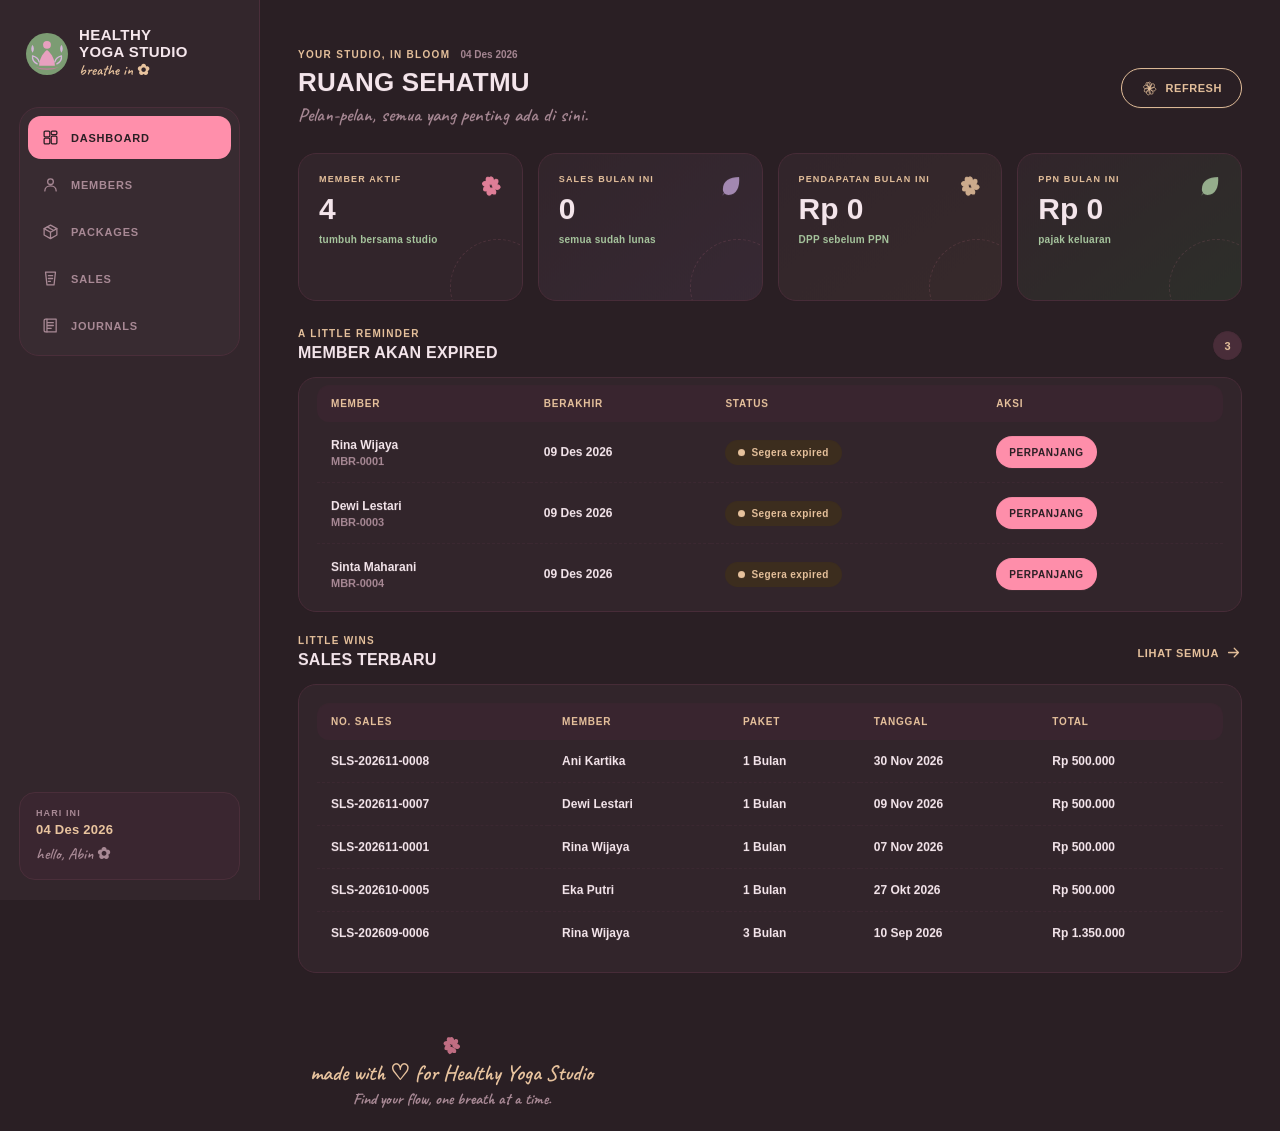
<file: index.html>
<!doctype html>
<html lang="id">
<head>
  <meta charset="utf-8">
  <meta name="viewport" content="width=device-width, initial-scale=1">
  <meta http-equiv="refresh" content="0; url=./frontend/">
  <title>Healthy Yoga Studio</title>
</head>
<body>
  <p>Membuka aplikasi Healthy Yoga Studio. <a href="./frontend/">Lanjutkan ke aplikasi</a></p>
</body>
</html>
</file>
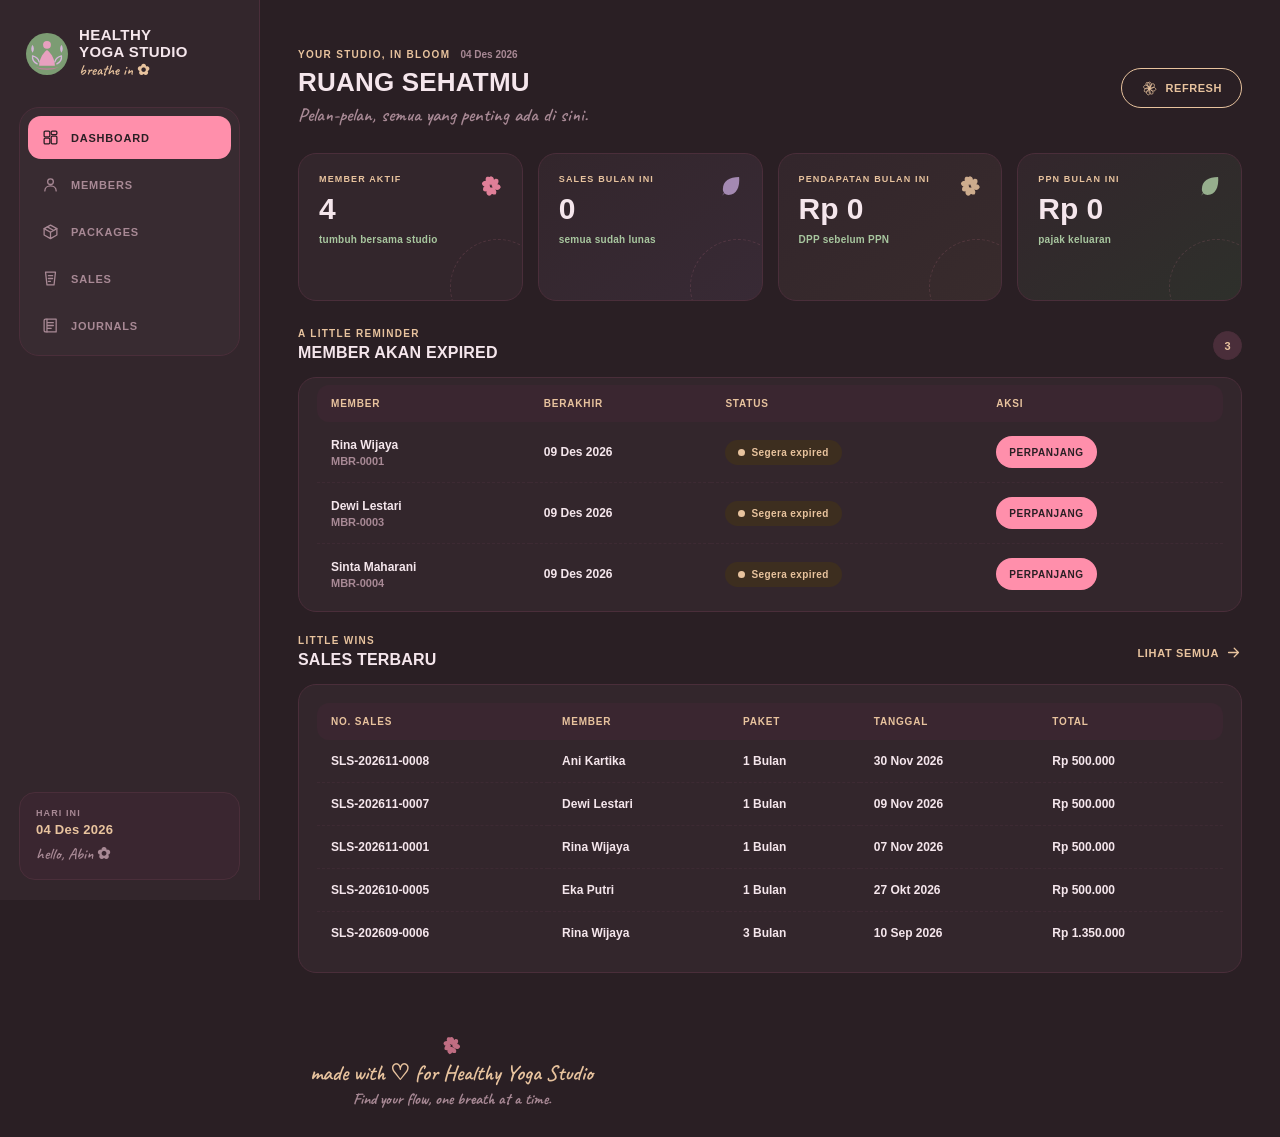
<file: frontend/index.html>
<!doctype html>
<html lang="id">
<head>
  <meta charset="utf-8">
  <meta name="viewport" content="width=device-width, initial-scale=1">
  <meta name="theme-color" content="#FDF6F0">
  <meta name="description" content="Healthy Yoga Studio membership dashboard">
  <title>Healthy Yoga Studio</title>
  <link rel="preconnect" href="https://fonts.googleapis.com">
  <link rel="preconnect" href="https://fonts.gstatic.com" crossorigin>
  <link href="https://fonts.googleapis.com/css2?family=Fraunces:ital,opsz,wght@0,9..144,300..700;1,9..144,300..700&family=Quicksand:wght@300..700&family=Caveat:wght@400..700&display=swap" rel="stylesheet">
  <link rel="stylesheet" href="style.css">
  <script src="script.js" defer></script>
</head>
<body>
  <svg class="svg-library" xmlns="http://www.w3.org/2000/svg" aria-hidden="true">
    <symbol id="icon-search" viewBox="0 0 24 24"><circle cx="10.8" cy="10.8" r="6.8"/><path d="m16 16 5 5"/></symbol>
    <symbol id="icon-plus" viewBox="0 0 24 24"><path d="M12 5v14M5 12h14"/></symbol>
    <symbol id="icon-arrow" viewBox="0 0 24 24"><path d="M5 12h14m-6-6 6 6-6 6"/></symbol>
    <symbol id="icon-calendar" viewBox="0 0 24 24"><rect x="3" y="5" width="18" height="16" rx="3"/><path d="M16 3v4M8 3v4M3 10h18"/></symbol>
    <symbol id="icon-flower" viewBox="0 0 40 40"><path d="M20 19c-7-7-5-13 0-14 5 1 7 7 0 14Zm1 1c1-10 6-13 10-10 2 5-1 10-10 10Zm0 1c8-6 13-4 14 1-2 5-8 6-14-1Zm-2 1c9 2 11 7 8 11-5 1-10-2-8-11Zm-1-1c6 8 4 13-1 14-5-2-6-8 1-14Zm1-2c-2 9-7 11-11 8-1-5 2-10 11-8Zm1-2c-8 6-13 4-14-1 2-5 8-6 14 1Zm1 0C12 15 10 10 13 6c5-1 10 2 8 11Z"/></symbol>
    <symbol id="icon-leaf" viewBox="0 0 32 32"><path d="M26 5C14 5 6 10 6 20c0 4 3 7 7 7C23 27 27 17 26 5Z"/><path d="M5 28c5-8 10-12 17-17"/></symbol>
    <symbol id="icon-check" viewBox="0 0 24 24"><path d="m5 12 5 5L20 7"/></symbol>
    <symbol id="icon-close" viewBox="0 0 24 24"><path d="m6 6 12 12M18 6 6 18"/></symbol>
    <symbol id="icon-dots" viewBox="0 0 28 8"><circle cx="4" cy="4" r="2"/><circle cx="14" cy="4" r="2"/><circle cx="24" cy="4" r="2"/></symbol>
    <symbol id="icon-dashboard" viewBox="0 0 24 24"><rect x="3" y="3" width="8" height="8" rx="1.5"/><rect x="13" y="3" width="8" height="5" rx="1.5"/><rect x="13" y="10" width="8" height="11" rx="1.5"/><rect x="3" y="13" width="8" height="8" rx="1.5"/></symbol>
    <symbol id="icon-member" viewBox="0 0 24 24"><circle cx="12" cy="8" r="4"/><path d="M4 21c0-4.2 3.6-7 8-7s8 2.8 8 7"/></symbol>
    <symbol id="icon-package" viewBox="0 0 24 24"><path d="m12 3 9 5-9 5-9-5 9-5Z"/><path d="M3 8v9l9 5 9-5V8M12 13v9M7.5 5.5l9 5"/></symbol>
    <symbol id="icon-sale" viewBox="0 0 24 24"><path d="M5 3h14l-2 18H7L5 3Z"/><path d="M9 8h6M9 12h6M9 16h3"/></symbol>
    <symbol id="icon-journal" viewBox="0 0 24 24"><path d="M5 3h15v18H5a2 2 0 0 1-2-2V5a2 2 0 0 1 2-2Z"/><path d="M7 8h9M7 12h9M7 16h6M7 3v18"/></symbol>
  </svg>

  <div class="ambient-leaf ambient-leaf-one" aria-hidden="true"><svg><use href="#icon-leaf"/></svg></div>
  <div class="ambient-leaf ambient-leaf-two" aria-hidden="true"><svg><use href="#icon-leaf"/></svg></div>

  <div class="layout">
    <aside class="sidebar">
      <a class="brand" href="#dashboard" aria-label="Healthy Yoga Studio, beranda">
        <svg class="brand-mark" viewBox="0 0 64 64" width="40" height="40" xmlns="http://www.w3.org/2000/svg" role="img" aria-label="Siluet meditasi lotus">
          <circle cx="32" cy="18" r="6" fill="#E8A0BF"/>
          <path d="M32 26C24 32 20 42 20 50h24c0-8-4-18-12-24Z" fill="#E8A0BF"/>
          <path d="M14 52q18 8 36 0-18 4-36 0Z" fill="#C77DA0"/>
          <path d="M10 30q-4-6 0-12 4 6 0 12Zm44 0q4-6 0-12-4 6 0 12Z" fill="#D4B5D9"/>
          <path d="M17 47q-8-4-7-12 8 2 10 9m27 3q8-4 7-12-8 2-10 9" fill="none" stroke="#D4B5D9" stroke-linecap="round" stroke-width="2"/>
        </svg>
        <span class="brand-copy"><strong>Healthy<br>Yoga Studio</strong><small>breathe in ✿</small></span>
      </a>
      <nav class="nav primary-nav" aria-label="Navigasi utama" role="tablist">
        <button class="nav-tab is-active" id="tab-dashboard" type="button" role="tab" aria-selected="true" aria-controls="view-dashboard" data-view="dashboard"><svg class="nav-icon" aria-hidden="true"><use href="#icon-dashboard"/></svg>Dashboard</button>
        <button class="nav-tab" id="tab-members" type="button" role="tab" aria-selected="false" aria-controls="view-members" data-view="members"><svg class="nav-icon" aria-hidden="true"><use href="#icon-member"/></svg>Members</button>
        <button class="nav-tab" id="tab-packages" type="button" role="tab" aria-selected="false" aria-controls="view-packages" data-view="packages"><svg class="nav-icon" aria-hidden="true"><use href="#icon-package"/></svg>Packages</button>
        <button class="nav-tab" id="tab-sales" type="button" role="tab" aria-selected="false" aria-controls="view-sales" data-view="sales"><svg class="nav-icon" aria-hidden="true"><use href="#icon-sale"/></svg>Sales</button>
        <button class="nav-tab" id="tab-journals" type="button" role="tab" aria-selected="false" aria-controls="view-journals" data-view="journals"><svg class="nav-icon" aria-hidden="true"><use href="#icon-journal"/></svg>Journals</button>
      </nav>
      <div class="sidebar-footer">
        <p class="sidebar-date-label">Hari ini</p>
        <div class="sidebar-date" id="today-label"></div>
        <p class="greeting">hello, Abin ✿</p>
      </div>
    </aside>

    <div class="content">
    <main class="main-content">
      <section class="view is-visible" id="view-dashboard" role="tabpanel" aria-labelledby="tab-dashboard">
        <div class="page-heading">
          <div><p class="eyebrow">YOUR STUDIO, IN BLOOM <span id="dashboard-period"></span></p><h1>Ruang sehatmu</h1><p class="subheading">Pelan-pelan, semua yang penting ada di sini.</p></div>
          <button class="button button-secondary" type="button" data-action="refresh-dashboard" aria-label="Muat ulang ringkasan"><svg class="icon" aria-hidden="true"><use href="#icon-flower"/></svg><span>Refresh</span></button>
        </div>
        <div class="metric-grid">
          <article class="metric metric-pink"><svg class="metric-flower" aria-hidden="true"><use href="#icon-flower"/></svg><span class="metric-label">MEMBER AKTIF</span><strong id="metric-active">—</strong><span class="metric-note">tumbuh bersama studio</span></article>
          <article class="metric metric-lilac"><svg class="metric-flower" aria-hidden="true"><use href="#icon-leaf"/></svg><span class="metric-label">SALES BULAN INI</span><strong id="metric-sales">—</strong><span class="metric-note">semua sudah lunas</span></article>
          <article class="metric metric-peach"><svg class="metric-flower" aria-hidden="true"><use href="#icon-flower"/></svg><span class="metric-label">PENDAPATAN BULAN INI</span><strong id="metric-revenue">—</strong><span class="metric-note">DPP sebelum PPN</span></article>
          <article class="metric metric-sage"><svg class="metric-flower" aria-hidden="true"><use href="#icon-leaf"/></svg><span class="metric-label">PPN BULAN INI</span><strong id="metric-tax">—</strong><span class="metric-note">pajak keluaran</span></article>
        </div>
        <section class="content-section dashboard-expiring-section">
          <div class="section-heading"><div><p class="eyebrow">A LITTLE REMINDER</p><h2>Member akan expired</h2></div><span class="count-pill" id="expiring-count">0</span></div>
          <div class="soft-card"><div class="table-wrap"><table class="data-table"><thead><tr><th>Member</th><th>Berakhir</th><th>Status</th><th>Aksi</th></tr></thead><tbody id="dashboard-expiring"><tr><td colspan="4" class="empty-cell">Memuat data...</td></tr></tbody></table></div></div>
        </section>
        <section class="content-section">
          <div class="section-heading"><div><p class="eyebrow">LITTLE WINS</p><h2>Sales terbaru</h2></div><button class="text-button" type="button" data-go-view="sales">Lihat semua <svg class="icon" aria-hidden="true"><use href="#icon-arrow"/></svg></button></div>
          <div class="soft-card"><div class="table-wrap"><table class="data-table"><thead><tr><th>No. sales</th><th>Member</th><th>Paket</th><th>Tanggal</th><th>Total</th></tr></thead><tbody id="dashboard-sales"><tr><td colspan="5" class="empty-cell">Memuat sales...</td></tr></tbody></table></div></div>
        </section>
      </section>

      <section class="view" id="view-members" role="tabpanel" aria-labelledby="tab-members" hidden>
        <div class="page-heading"><div><p class="eyebrow">OUR LOVELY COMMUNITY</p><h1>Members</h1><p class="subheading">Setiap perjalanan sehat dimulai dari satu napas.</p></div><button class="button button-primary" type="button" data-action="new-member" aria-label="Tambah member"><svg class="icon" aria-hidden="true"><use href="#icon-plus"/></svg><span>Tambah member</span></button></div>
        <section class="content-section">
          <div class="toolbar"><label class="search-field"><svg class="icon" aria-hidden="true"><use href="#icon-search"/></svg><input id="member-search" type="search" placeholder="Cari nama, kode, email..." autocomplete="off"></label><span class="toolbar-result" id="member-count"></span></div>
          <div class="soft-card"><div class="table-wrap"><table class="data-table"><thead><tr><th>Kode</th><th>Nama</th><th>Email</th><th>Phone</th><th>Join date</th><th>Status</th><th>Aksi</th></tr></thead><tbody id="members-table"><tr><td colspan="7" class="empty-cell">Memuat member...</td></tr></tbody></table></div></div>
          <div class="empty-state" id="members-empty" hidden><svg class="empty-yoga" viewBox="0 0 96 76" aria-hidden="true"><circle cx="48" cy="17" r="8"/><path d="M48 27c-9 7-13 17-13 27h26c0-10-4-20-13-27Z"/><path d="M20 57q28 18 56 0-28 8-56 0Z"/><path d="M16 34q-8-9 0-18 8 9 0 18Zm64 0q8-9 0-18-8 9 0 18Z"/></svg><p>Belum ada member, nih~</p><span>Yuk, tambahin yang pertama ✿</span></div>
        </section>
      </section>

      <section class="view" id="view-packages" role="tabpanel" aria-labelledby="tab-packages" hidden>
        <div class="page-heading"><div><p class="eyebrow">FIND YOUR FLOW</p><h1>Membership packages</h1><p class="subheading">Pilih ritme yang paling cocok untukmu.</p></div><button class="button button-primary" type="button" data-action="new-package" aria-label="Tambah paket"><svg class="icon" aria-hidden="true"><use href="#icon-plus"/></svg><span>Tambah paket</span></button></div>
        <div class="package-toolbar"><label class="select-field"><span>Lihat paket</span><select id="package-filter"><option value="all">Semua paket</option><option value="true">Aktif</option><option value="false">Archived</option></select></label><span class="toolbar-result" id="package-count"></span></div>
        <div class="package-grid" id="packages-grid" aria-live="polite"></div>
        <div class="empty-state" id="packages-empty" hidden><svg class="empty-yoga" viewBox="0 0 96 76" aria-hidden="true"><path d="M48 13c-8 0-12 7-8 13 4 5 12 5 16 0 4-6 0-13-8-13Z"/><path d="M48 30 27 55h42L48 30Z"/><path d="M15 59q33 15 66 0-33 7-66 0Z"/></svg><p>Belum ada paket, nih~</p><span>Siapkan ruang untuk perjalanan baru.</span></div>
      </section>

      <section class="view" id="view-sales" role="tabpanel" aria-labelledby="tab-sales" hidden>
        <div class="page-heading"><div><p class="eyebrow">A FRESH START</p><h1>New membership</h1><p class="subheading">Pembayaran lunas di muka, lalu kembali ke matras.</p></div></div>
        <section class="content-section">
          <form id="sale-form" class="sale-layout">
            <div class="soft-card sale-fields">
              <div class="section-heading"><div><p class="eyebrow">MEMBERSHIP DETAILS</p><h2>Catat transaksi</h2></div><span class="paid-pill"><svg class="icon" aria-hidden="true"><use href="#icon-check"/></svg>Lunas</span></div>
              <div class="form-grid">
                <label class="field"><span>Member <i>*</i></span><select name="member_id" id="sale-member" required><option value="">Pilih member</option></select></label>
                <label class="field"><span>Paket <i>*</i></span><select name="package_id" id="sale-package" required><option value="">Pilih paket</option></select></label>
                <label class="field"><span>Tanggal mulai <i>*</i></span><input type="date" name="start_date" id="sale-start" required></label>
                <fieldset class="field payment-field"><legend>Metode bayar <i>*</i></legend><div class="radio-pills"><label><input type="radio" name="payment_method" value="cash" checked><span>Cash</span></label><label><input type="radio" name="payment_method" value="transfer"><span>Transfer</span></label></div></fieldset>
                <label class="field field-full"><span>Catatan kecil</span><textarea name="notes" rows="3" maxlength="500" placeholder="Tambahkan catatan bila perlu..."></textarea></label>
              </div>
            </div>
            <aside class="soft-card sale-preview-card"><div class="preview-flower"><svg aria-hidden="true"><use href="#icon-flower"/></svg></div><p class="eyebrow">YOUR MEMBERSHIP</p><h2>Ringkasan</h2><div class="preview-list" id="sale-preview"><p class="empty-copy">Pilih paket untuk melihat detail membership.</p></div><button class="button button-primary sale-submit" type="submit">Simpan transaksi <svg class="icon" aria-hidden="true"><use href="#icon-arrow"/></svg></button></aside>
          </form>
        </section>
        <section class="content-section"><div class="section-heading"><div><p class="eyebrow">YOUR JOURNEY SO FAR</p><h2>Riwayat sales</h2></div><span class="toolbar-result" id="sales-count"></span></div>
          <form id="sales-filter" class="filter-row"><label class="compact-field"><span>Dari tanggal</span><input type="date" name="start"></label><label class="compact-field"><span>Sampai tanggal</span><input type="date" name="end"></label><label class="compact-field"><span>Member</span><select name="member_id"><option value="">Semua member</option></select></label><label class="compact-field"><span>Metode</span><select name="method"><option value="">Semua metode</option><option value="cash">Cash</option><option value="transfer">Transfer</option></select></label><button class="button button-secondary" type="submit">Terapkan</button><button class="button button-quiet" type="reset">Reset</button></form>
          <div class="soft-card"><div class="table-wrap"><table class="data-table"><thead><tr><th>No. sales</th><th>Tanggal</th><th>Member</th><th>Paket</th><th>Metode</th><th>Total</th><th>Aksi</th></tr></thead><tbody id="sales-table"><tr><td colspan="7" class="empty-cell">Memuat sales...</td></tr></tbody></table></div></div>
        </section>
      </section>

      <section class="view" id="view-journals" role="tabpanel" aria-labelledby="tab-journals" hidden>
        <div class="page-heading"><div><p class="eyebrow">A GENTLE LOOK AT THE NUMBERS</p><h1>Journals & reports</h1><p class="subheading">Semua transaksi tercatat dengan tenang dan rapi.</p></div></div>
        <div class="subnav" role="tablist" aria-label="Tampilan jurnal"><button type="button" class="subnav-tab is-active" id="subtab-general" role="tab" aria-selected="true" aria-controls="journal-general" data-journal-view="general">Jurnal umum</button><button type="button" class="subnav-tab" id="subtab-report" role="tab" aria-selected="false" aria-controls="journal-report" data-journal-view="report">Laporan pendapatan</button></div>
        <section class="journal-pane is-visible" id="journal-general" role="tabpanel" aria-labelledby="subtab-general"><div class="content-section"><form id="journal-filter" class="filter-row"><label class="compact-field"><span>Dari tanggal</span><input type="date" name="start"></label><label class="compact-field"><span>Sampai tanggal</span><input type="date" name="end"></label><button class="button button-secondary" type="submit">Terapkan</button><button class="button button-quiet" type="reset">Reset</button></form><div class="soft-card"><div class="table-wrap"><table class="data-table"><thead><tr><th>No. jurnal</th><th>Tanggal</th><th>Deskripsi</th><th>Referensi</th><th>Balance</th><th>Aksi</th></tr></thead><tbody id="journals-table"><tr><td colspan="6" class="empty-cell">Memuat jurnal...</td></tr></tbody></table></div></div></div></section>
        <section class="journal-pane" id="journal-report" role="tabpanel" aria-labelledby="subtab-report" hidden><div class="content-section"><div class="section-heading"><div><p class="eyebrow">INCOME, WITH A LITTLE CLARITY</p><h2>Ringkasan pendapatan</h2></div><div class="report-actions"><button class="button button-secondary" type="button" data-action="export-report">Export CSV</button><button class="button button-secondary" type="button" data-action="print-report">Print</button></div></div><form id="report-filter" class="filter-row"><label class="compact-field"><span>Dari tanggal</span><input type="date" name="start"></label><label class="compact-field"><span>Sampai tanggal</span><input type="date" name="end"></label><label class="compact-field"><span>Metode</span><select name="method"><option value="">Semua metode</option><option value="cash">Cash</option><option value="transfer">Transfer</option></select></label><button class="button button-primary" type="submit">Tampilkan laporan</button><button class="button button-quiet" type="reset">Reset</button></form><div class="report-summary" id="report-summary"><div class="report-total"><span>Total penjualan</span><strong>—</strong></div><div class="report-total"><span>Pendapatan (DPP)</span><strong>—</strong></div><div class="report-total"><span>PPN keluaran</span><strong>—</strong></div></div><div class="soft-card"><div class="table-wrap"><table class="data-table"><thead><tr><th>Tarif PPN</th><th>DPP</th><th>PPN</th><th>Total bruto</th></tr></thead><tbody id="report-tax-table"><tr><td colspan="4" class="empty-cell">Pilih periode laporan.</td></tr></tbody></table></div></div><div class="soft-card report-sales-wrap"><div class="table-wrap"><table class="data-table"><thead><tr><th>No. sales</th><th>Tanggal</th><th>Member</th><th>Total</th><th>DPP</th><th>PPN</th></tr></thead><tbody id="report-sales-table"><tr><td colspan="6" class="empty-cell">Pilih periode laporan.</td></tr></tbody></table></div></div></div></section>
      </section>
    </main>

    <footer class="app-footer"><svg class="footer-flower" aria-hidden="true"><use href="#icon-flower"/></svg><p>made with ♡ for Healthy Yoga Studio</p><span>Find your flow, one breath at a time.</span></footer>
    </div>
  </div>

  <div class="modal-backdrop" id="modal-backdrop" hidden>
    <section class="modal" role="dialog" aria-modal="true" aria-labelledby="modal-title">
      <div class="modal-heading"><div><p class="eyebrow" id="modal-eyebrow">A LITTLE FORM</p><h2 id="modal-title">Detail</h2></div><button class="icon-button" type="button" data-action="close-modal" aria-label="Tutup dialog"><svg class="icon" aria-hidden="true"><use href="#icon-close"/></svg></button></div>
      <div class="modal-content" id="modal-content"></div>
    </section>
  </div>
  <div class="toast-region" id="toast-region" aria-live="polite" aria-atomic="true"></div>
</body>
</html>
</file>
<file: frontend/style.css>
:root {
  color-scheme: dark;
  --bg: #2A1F24;
  --bg-card: #33262C;
  --bg-soft: #3A2A32;
  --pink: #FF8FAB;
  --pink-dark: #FF7A9C;
  --pink-soft: #4A2E3A;
  --pink-ultra-soft: #3A2630;
  --lilac: #B89BC9;
  --peach: #E8A882;
  --gold: #E8C39E;
  --text: #F5E6EC;
  --text-muted: #A88995;
  --border: #4A2E3A;
  --border-soft: #3D2A33;
  --danger: #F08A8A;
  --success: #A8C69F;
  --sage: #A8C69F;
  --sage-dark: #7C9C73;
  --sage-pale: #E8F0E5;
  --cream: #2A1F24;
  --paper: #33262C;
  --ink: #F5E6EC;
  --muted: #A88995;
  --line: #4A2E3A;
  --coral: #F08A8A;
  --coral-pale: #4A2E3A;
  --blue: #E8C39E;
  --shadow: none;
  --shadow-hover: none;
  font-family: 'Jost', sans-serif;
  color: var(--ink);
  background: var(--bg);
}

* { box-sizing: border-box; }
body { margin: 0; min-width: 320px; min-height: 100vh; padding-bottom: 0; background: var(--bg); color: var(--text); font-family: 'Jost', sans-serif; font-weight: 700; -webkit-font-smoothing: antialiased; }
button, input, select { font: inherit; }
button { cursor: pointer; }
button:focus-visible, input:focus-visible, select:focus-visible, textarea:focus-visible, a:focus-visible { outline: 3px solid rgba(255, 143, 171, .35); outline-offset: 2px; }
[hidden] { display: none !important; }

.app-shell { width: min(100% - 48px, 1480px); margin: 0 auto; }
.topbar { min-height: 82px; display: flex; align-items: center; justify-content: space-between; border-bottom: 1px solid rgba(80, 99, 77, .14); }
.brand { display: inline-flex; align-items: center; gap: 12px; color: inherit; text-decoration: none; }
.brand-mark { width: 38px; height: 38px; display: grid; place-items: center; border-radius: 50%; color: var(--paper); background: var(--sage-dark); font-size: 12px; font-weight: 700; letter-spacing: 0; }
.brand-copy { display: grid; gap: 2px; }
.brand-copy strong { font-family: Georgia, "Times New Roman", serif; font-size: 17px; font-weight: 600; }
.brand-copy small { color: var(--muted); font-size: 11px; }
.topbar-meta { display: flex; align-items: center; gap: 9px; color: var(--muted); font-size: 12px; }
.live-dot { width: 7px; height: 7px; border-radius: 50%; background: #648b61; box-shadow: 0 0 0 3px rgba(100, 139, 97, .14); }
.meta-divider { height: 15px; border-left: 1px solid #c9c9bd; margin: 0 4px; }

.primary-nav { display: flex; align-items: center; gap: 5px; padding: 14px 0 0; border-bottom: 1px solid var(--line); overflow-x: auto; scrollbar-width: thin; }
.nav-tab, .subnav-tab { position: relative; flex: 0 0 auto; border: 0; background: transparent; color: var(--muted); padding: 12px 17px 14px; font-size: 13px; font-weight: 600; }
.nav-tab::after { position: absolute; bottom: -1px; left: 14px; right: 14px; height: 2px; background: transparent; content: ""; }
.nav-tab:hover, .subnav-tab:hover { color: var(--ink); }
.nav-tab.is-active { color: var(--sage-dark); }
.nav-tab.is-active::after { background: var(--sage-dark); }
main { min-height: calc(100vh - 170px); padding: 32px 0 54px; }
.view { display: none; animation: enter .22s ease-out both; }
.view.is-visible { display: block; }
@keyframes enter { from { opacity: 0; transform: translateY(5px); } to { opacity: 1; transform: translateY(0); } }
.page-heading { display: flex; justify-content: space-between; align-items: flex-end; gap: 24px; margin-bottom: 26px; }
.eyebrow { margin: 0 0 8px; color: var(--sage-dark); font-size: 10px; font-weight: 700; letter-spacing: 1.2px; }
.eyebrow span { color: var(--muted); font-weight: 500; letter-spacing: 0; margin-left: 7px; }
h1, h2, p { margin-top: 0; }
h1 { margin-bottom: 5px; font-family: Georgia, "Times New Roman", serif; font-size: 32px; line-height: 1.15; font-weight: 500; }
h2 { margin-bottom: 0; font-family: Georgia, "Times New Roman", serif; font-size: 19px; line-height: 1.25; font-weight: 500; }
.subheading { margin: 0; color: var(--muted); font-size: 13px; }
.button { min-height: 38px; display: inline-flex; align-items: center; justify-content: center; gap: 8px; padding: 0 14px; border: 1px solid transparent; border-radius: 5px; font-size: 12px; font-weight: 650; transition: background .15s, border-color .15s, color .15s; white-space: nowrap; }
.button-primary { background: var(--sage-dark); color: white; }
.button-primary:hover { background: #3e503c; }
.button-secondary { color: var(--ink); border-color: var(--line); background: var(--paper); }
.button-secondary:hover { border-color: var(--sage); background: #f8f8f2; }
.button-quiet { color: var(--muted); border-color: transparent; background: transparent; }
.button-quiet:hover { color: var(--ink); background: #f0eee7; }
.button-edit { color: var(--blue); border-color: #d8e2e6; background: #eff4f5; }
.button-danger { color: #a54f43; border-color: #ead4ce; background: #fbf0ed; }
.button-archive { color: #626b65; border-color: #dedfd9; background: #f0f1ed; }
.button-small { min-height: 30px; padding: 0 9px; font-size: 11px; }
.text-button { padding: 7px 0; border: 0; background: transparent; color: var(--sage-dark); font-size: 12px; font-weight: 650; }
.text-button span { padding-left: 3px; }

.metric-grid { display: grid; grid-template-columns: repeat(5, minmax(0, 1fr)); gap: 12px; margin-bottom: 20px; }
.metric { min-height: 139px; padding: 18px 18px 16px; border: 1px solid transparent; border-radius: 7px; display: flex; flex-direction: column; align-items: flex-start; justify-content: space-between; }
.metric-green { color: #f9fbf6; background: var(--sage-dark); }
.metric-cream { border-color: #e8e0ce; background: #eee8d9; }
.metric-coral { border-color: #ebd8d0; background: var(--coral-pale); }
.metric-ink { color: #f7f6ef; background: #35443e; }
.metric-sand { border-color: #eadfca; background: #efe4cb; }
.metric-label { font-size: 11px; font-weight: 650; opacity: .86; }
.metric strong { font-family: Georgia, "Times New Roman", serif; font-size: 27px; font-weight: 500; line-height: 1.1; }
.metric-note { color: inherit; opacity: .7; font-size: 10px; }
.dashboard-grid { display: grid; grid-template-columns: minmax(0, 1.3fr) minmax(340px, .9fr); gap: 16px; align-items: start; }
.panel { margin-bottom: 17px; padding: 20px; border: 1px solid var(--line); border-radius: 7px; background: var(--paper); box-shadow: var(--shadow); }
.section-heading { display: flex; align-items: center; justify-content: space-between; gap: 14px; margin-bottom: 17px; }
.section-heading .eyebrow { margin-bottom: 5px; }
.count-pill { min-width: 27px; height: 27px; display: grid; place-items: center; border-radius: 50%; color: #79533c; background: #f0e5ce; font-size: 11px; font-weight: 700; }
.table-wrap { width: 100%; overflow-x: auto; }
table { width: 100%; border-collapse: collapse; text-align: left; font-size: 12px; }
th { padding: 10px 11px; border-bottom: 1px solid var(--line); color: var(--muted); font-size: 10px; font-weight: 650; white-space: nowrap; }
td { padding: 12px 11px; border-bottom: 1px solid #eeece5; vertical-align: middle; }
tbody tr:last-child td { border-bottom: 0; }
tbody tr:hover td { background: rgba(232, 237, 228, .35); }
.table-primary { display: block; color: var(--ink); font-weight: 650; }
.table-secondary { display: block; margin-top: 3px; color: var(--muted); font-size: 10px; }
.table-actions { display: flex; align-items: center; justify-content: flex-end; gap: 5px; }
.align-right { text-align: right; }
.empty-cell { padding: 24px 12px; color: var(--muted); text-align: center; }
.status { display: inline-flex; align-items: center; gap: 6px; padding: 5px 8px; border-radius: 20px; font-size: 10px; font-weight: 650; white-space: nowrap; }
.status::before { width: 6px; height: 6px; border-radius: 50%; background: currentColor; content: ""; }
.status-active { color: #476d4d; background: #e8f0e6; }
.status-inactive { color: #7c7770; background: #eeece8; }
.status-expiring { color: #95633b; background: #f5eddc; }
.toolbar { display: flex; align-items: center; justify-content: space-between; gap: 14px; margin: 0 0 14px; }
.search-field { width: min(100%, 390px); min-height: 38px; display: flex; align-items: center; gap: 9px; padding: 0 11px; border: 1px solid var(--line); border-radius: 5px; color: var(--muted); background: white; }
.search-field > span { font-size: 20px; line-height: 1; }
.search-field input { width: 100%; border: 0; outline: 0; color: var(--ink); background: transparent; font-size: 12px; }
.search-field input:focus-visible { outline: 0; }
.toolbar-result { color: var(--muted); font-size: 11px; white-space: nowrap; }
.select-field, .compact-field { display: grid; gap: 5px; color: var(--muted); font-size: 10px; }
.select-field select, .compact-field select, .compact-field input { min-height: 35px; padding: 0 9px; border: 1px solid var(--line); border-radius: 4px; outline: 0; color: var(--ink); background: white; font-size: 11px; }

.sale-entry-panel { border-top: 3px solid var(--sage); }
.required-note { color: var(--muted); font-size: 10px; }
.form-grid { display: grid; grid-template-columns: repeat(4, minmax(0, 1fr)); gap: 13px; }
.field { min-width: 0; display: grid; gap: 6px; color: #555e56; font-size: 11px; font-weight: 600; }
.field i { color: var(--coral); font-style: normal; }
.field input, .field select { width: 100%; min-height: 39px; padding: 0 10px; border: 1px solid var(--line); border-radius: 4px; color: var(--ink); background: white; font-size: 12px; font-weight: 400; }
.field-wide { grid-column: span 2; }
.sale-preview { grid-column: span 3; min-height: 56px; display: flex; align-items: center; gap: 18px; padding: 11px 13px; border-radius: 5px; background: var(--sage-pale); color: var(--muted); font-size: 11px; }
.preview-item { display: grid; gap: 4px; }
.preview-item span { color: var(--sage-dark); font-size: 10px; }
.preview-item strong { color: var(--ink); font-size: 12px; }
.preview-divider { height: 30px; border-left: 1px solid #cad5c4; }
.form-actions { display: flex; justify-content: flex-end; align-items: center; }
.filter-row { display: flex; align-items: flex-end; flex-wrap: wrap; gap: 9px; margin-bottom: 16px; }
.member-filter { min-width: 145px; }

.subnav { display: flex; gap: 5px; margin: -7px 0 15px; border-bottom: 1px solid var(--line); }
.subnav-tab { padding: 10px 13px; }
.subnav-tab.is-active { color: var(--sage-dark); }
.subnav-tab.is-active::after { position: absolute; bottom: 0; left: 12px; right: 12px; height: 2px; background: var(--sage-dark); content: ""; }
.journal-pane { display: none; animation: enter .2s ease-out both; }
.journal-pane.is-visible { display: block; }
.report-summary { display: grid; grid-template-columns: repeat(3, minmax(0, 1fr)); margin: 17px 0; border: 1px solid var(--line); border-radius: 5px; overflow: hidden; }
.report-total { min-height: 75px; display: grid; align-content: center; gap: 7px; padding: 12px 15px; border-right: 1px solid var(--line); background: #faf9f4; }
.report-total:last-child { border-right: 0; }
.report-total span { color: var(--muted); font-size: 10px; }
.report-total strong { font-family: Georgia, "Times New Roman", serif; font-size: 17px; font-weight: 500; }
.report-sales-wrap { margin-top: 18px; }
.app-footer { display: flex; justify-content: space-between; gap: 15px; padding: 16px 0 22px; border-top: 1px solid rgba(80, 99, 77, .14); color: var(--muted); font-size: 10px; }

.modal-backdrop { position: fixed; inset: 0; z-index: 20; display: grid; place-items: center; padding: 20px; background: rgba(31, 39, 34, .42); animation: fade-in .15s ease-out; }
@keyframes fade-in { from { opacity: 0; } to { opacity: 1; } }
.modal { width: min(100%, 570px); max-height: min(90vh, 800px); overflow-y: auto; padding: 22px; border: 1px solid rgba(255,255,255,.5); border-radius: 7px; background: var(--paper); box-shadow: 0 22px 70px rgba(30, 38, 32, .2); }
.modal-wide { width: min(100%, 760px); }
.modal-heading { display: flex; justify-content: space-between; align-items: flex-start; gap: 20px; margin-bottom: 19px; }
.modal-heading .eyebrow { margin-bottom: 5px; }
.icon-button { width: 32px; height: 32px; display: grid; place-items: center; border: 1px solid var(--line); border-radius: 50%; color: var(--muted); background: white; font-size: 21px; line-height: 1; }
.icon-button:hover { color: var(--ink); background: var(--cream); }
.modal-form { display: grid; grid-template-columns: repeat(2, minmax(0, 1fr)); gap: 13px; }
.modal-form .field-full { grid-column: 1 / -1; }
.modal-form-actions { grid-column: 1 / -1; display: flex; justify-content: flex-end; gap: 8px; padding-top: 7px; }
.detail-list { display: grid; grid-template-columns: 1fr 1fr; gap: 1px; border: 1px solid var(--line); background: var(--line); }
.detail-item { min-width: 0; padding: 12px; background: var(--paper); }
.detail-item span { display: block; margin-bottom: 6px; color: var(--muted); font-size: 10px; }
.detail-item strong { overflow-wrap: anywhere; font-size: 12px; font-weight: 600; }
.detail-block { margin-top: 18px; }
.detail-block h3 { margin: 0 0 9px; font-family: Georgia, "Times New Roman", serif; font-size: 15px; font-weight: 500; }
.modal-note { margin: 0 0 14px; color: var(--muted); font-size: 12px; line-height: 1.6; }
.toast-region { position: fixed; right: 18px; bottom: 18px; z-index: 40; display: grid; gap: 8px; width: min(360px, calc(100% - 36px)); }
.toast { padding: 13px 15px; border: 1px solid #d3dfcf; border-radius: 5px; color: #314633; background: #edf4e9; box-shadow: 0 8px 24px rgba(32, 43, 34, .12); font-size: 12px; line-height: 1.45; animation: enter .18s ease-out; }
.toast-error { border-color: #ead0c9; color: #85473e; background: #fbefeb; }

@media (max-width: 1100px) {
  .metric-grid { grid-template-columns: repeat(3, minmax(0, 1fr)); }
  .dashboard-grid { grid-template-columns: 1fr; }
}
@media (max-width: 740px) {
  .app-shell { width: min(100% - 28px, 1480px); }
  .topbar { min-height: 69px; }
  .topbar-meta { gap: 7px; font-size: 10px; }
  .primary-nav { margin: 0 -4px; padding-top: 8px; }
  .nav-tab { padding: 11px 12px 13px; font-size: 12px; }
  main { padding: 25px 0 38px; }
  .page-heading { align-items: flex-start; margin-bottom: 20px; }
  h1 { font-size: 28px; }
  .metric-grid { grid-template-columns: repeat(2, minmax(0, 1fr)); gap: 9px; }
  .metric { min-height: 118px; padding: 14px; }
  .metric strong { font-size: 23px; }
  .panel { padding: 15px; }
  .filter-row { align-items: stretch; }
  .compact-field { flex: 1 1 125px; }
  .filter-row > .button { align-self: flex-end; }
  .form-grid { grid-template-columns: repeat(2, minmax(0, 1fr)); }
  .sale-preview { grid-column: 1 / -1; flex-wrap: wrap; gap: 12px; }
  .form-actions { grid-column: 1 / -1; }
  .app-footer { font-size: 9px; }
}
@media (max-width: 480px) {
  .app-shell { width: min(100% - 22px, 1480px); }
  .brand-copy small { display: none; }
  .topbar-meta { font-size: 9px; }
  .meta-divider { margin: 0 1px; }
  .page-heading { gap: 10px; }
  .page-heading .button { padding: 0 10px; font-size: 11px; }
  .page-heading .button span { display: none; }
  .metric-grid { gap: 7px; }
  .metric { min-height: 108px; padding: 11px; }
  .metric-label { font-size: 10px; }
  .metric strong { font-size: 20px; }
  .metric-note { font-size: 9px; }
  .form-grid { grid-template-columns: 1fr; }
  .field-wide, .sale-preview, .form-actions { grid-column: 1; }
  .sale-preview { gap: 9px; }
  .preview-divider { display: none; }
  .report-summary { grid-template-columns: 1fr; }
  .report-total { min-height: 62px; border-right: 0; border-bottom: 1px solid var(--line); }
  .report-total:last-child { border-bottom: 0; }
  .modal { padding: 17px; }
  .modal-form, .detail-list { grid-template-columns: 1fr; }
  .modal-form .field-full, .modal-form-actions { grid-column: 1; }
  .app-footer { flex-direction: column; gap: 5px; }
}

/* ===== SVG AND DECORATIVE DETAILS ===== */
.svg-library { position: absolute; width: 0; height: 0; overflow: hidden; }
.icon { width: 17px; height: 17px; flex: 0 0 auto; fill: none; stroke: currentColor; stroke-width: 1.8; stroke-linecap: round; stroke-linejoin: round; }
.ambient-leaf { position: fixed; z-index: 0; width: 42px; height: 42px; color: var(--lilac); opacity: .28; pointer-events: none; }
.ambient-leaf svg { width: 100%; height: 100%; fill: currentColor; stroke: currentColor; stroke-width: 1.4; stroke-linecap: round; }
.ambient-leaf-one { top: 26%; left: 2%; transform: rotate(-25deg); }
.ambient-leaf-two { right: 3%; bottom: 13%; color: var(--pink); transform: rotate(24deg); }

/* ===== PAGE FRAME AND HEADER ===== */
.app-shell { position: relative; z-index: 1; width: min(100% - 40px, 1200px); margin: 0 auto; }
.topbar { position: sticky; top: 0; z-index: 10; min-height: 82px; display: flex; align-items: center; justify-content: space-between; gap: 16px; margin: 0 calc((min(100vw - 40px, 1200px) - 100vw) / 2); padding: 16px max(24px, calc((100vw - 1200px) / 2)); border-bottom: 1px solid rgba(255, 217, 227, .9); background: rgba(255, 255, 255, .78); backdrop-filter: blur(12px); }
.brand { display: inline-flex; align-items: center; gap: 12px; color: var(--text); text-decoration: none; }
.brand-mark { width: 44px; height: 44px; flex: 0 0 auto; }
.brand-copy { display: grid; gap: 1px; }
.brand-copy strong { color: var(--text); font-family: 'Jost', sans-serif; font-size: 17px; font-weight: 900; letter-spacing: .4px; text-transform: uppercase; }
.brand-copy small { color: var(--pink-dark); font-family: 'Caveat', cursive; font-size: 17px; font-weight: 600; }
.header-date { display: inline-flex; align-items: center; gap: 8px; padding: 9px 15px; border-radius: 999px; color: var(--pink-dark); background: var(--pink-soft); font-size: 12px; font-weight: 800; letter-spacing: .5px; text-transform: uppercase; }

/* ===== PILL TAB NAVIGATION ===== */
.primary-nav { width: fit-content; max-width: 100%; display: flex; justify-content: center; gap: 4px; margin: 22px auto 0; padding: 6px; overflow-x: auto; border: 1px solid var(--border); border-radius: 999px; background: rgba(255, 255, 255, .72); box-shadow: 0 2px 12px rgba(255, 182, 201, .15); scrollbar-width: thin; }
.nav-tab, .subnav-tab { position: static; min-height: 40px; flex: 0 0 auto; padding: 9px 19px; border: 0; border-radius: 999px; color: var(--text-muted); background: transparent; font-family: 'Jost', sans-serif; font-size: 12px; font-weight: 800; letter-spacing: .65px; text-transform: uppercase; transition: background .2s ease, color .2s ease, box-shadow .2s ease; }
.nav-tab::after { display: none; }
.nav-tab:hover, .subnav-tab:hover { color: var(--pink-dark); background: var(--pink-ultra-soft); }
.nav-tab.is-active { color: #fff; background: var(--pink); box-shadow: 0 2px 10px rgba(255, 143, 171, .38); }
.nav-tab.is-active:hover { color: #fff; background: var(--pink-dark); }

/* ===== MAIN CONTENT AND TYPE ===== */
.main-content { min-height: calc(100vh - 205px); max-width: 1200px; margin: 0 auto; padding: 34px 0 42px; }
.page-heading { align-items: center; margin-bottom: 26px; }
.eyebrow { margin-bottom: 7px; color: var(--pink-dark); font-size: 10px; font-weight: 800; letter-spacing: 1.3px; }
.eyebrow span { margin-left: 6px; color: var(--text-muted); font-weight: 600; letter-spacing: 0; }
h1, h2, h3 { color: var(--text); font-family: 'Jost', sans-serif; font-weight: 900; letter-spacing: .2px; }
h1 { margin: 0 0 5px; font-size: 28px; line-height: 1.2; text-transform: uppercase; }
h2 { margin: 0; font-size: 19px; line-height: 1.25; text-transform: uppercase; }
h3 { font-size: 15px; }
.subheading { margin: 0; color: var(--text-muted); font-family: 'Caveat', cursive; font-size: 20px; font-weight: 600; }
.view { animation: soft-enter .24s ease-out both; }
@keyframes soft-enter { from { opacity: 0; transform: translateY(6px); } to { opacity: 1; transform: translateY(0); } }

/* ===== BUTTONS AND LINKS ===== */
.button { min-height: 40px; display: inline-flex; align-items: center; justify-content: center; gap: 8px; padding: 9px 19px; border: 1.5px solid transparent; border-radius: 999px; font-family: 'Jost', sans-serif; font-size: 11px; font-weight: 800; letter-spacing: .55px; text-transform: uppercase; transition: background .2s ease, border-color .2s ease, color .2s ease, transform .2s ease; }
.button-primary { color: #fff; background: var(--pink); box-shadow: 0 3px 12px rgba(255, 182, 201, .2); }
.button-primary:hover { color: #fff; background: var(--pink-dark); transform: translateY(-1px); }
.button-secondary { color: var(--pink-dark); border-color: var(--pink); background: #fff; }
.button-secondary:hover { color: var(--pink-dark); border-color: var(--pink-dark); background: var(--pink-soft); }
.button-quiet { color: var(--text-muted); background: transparent; }
.button-quiet:hover { color: var(--pink-dark); background: var(--pink-ultra-soft); }
.button-edit { color: var(--pink-dark); border-color: var(--pink); background: #fff; }
.button-danger { color: #fff; background: var(--danger); }
.button-archive { color: var(--text-muted); border-color: var(--border); background: var(--pink-ultra-soft); }
.button-small { min-height: 32px; padding: 6px 12px; font-size: 10px; }
.text-button { display: inline-flex; align-items: center; gap: 6px; padding: 6px 0; color: var(--pink-dark); font-size: 11px; font-weight: 800; letter-spacing: .65px; text-transform: uppercase; }
.text-button:hover { color: #c66c8b; }

/* ===== DASHBOARD STAT CARDS ===== */
.metric-grid { grid-template-columns: repeat(4, minmax(0, 1fr)); gap: 17px; margin-bottom: 32px; }
.metric { min-height: 166px; position: relative; justify-content: flex-start; gap: 10px; padding: 22px; overflow: hidden; border: 1px solid var(--border); border-radius: 20px; background: var(--bg-card); box-shadow: var(--shadow); transition: transform .2s ease, box-shadow .2s ease; }
.metric:hover { transform: translateY(-2px); box-shadow: var(--shadow-hover); }
.metric::after { position: absolute; right: -24px; bottom: -35px; width: 94px; height: 94px; border: 1px dashed rgba(255, 143, 171, .25); border-radius: 50%; content: ''; }
.metric-pink { background: #fff; }
.metric-lilac { background: linear-gradient(145deg, #fff 55%, #F6ECF8); }
.metric-peach { background: linear-gradient(145deg, #fff 55%, #FFF1E8); }
.metric-sage { background: linear-gradient(145deg, #fff 55%, #F0F5ED); }
.metric-flower { position: absolute; top: 19px; right: 18px; width: 26px; height: 26px; fill: var(--pink); opacity: .55; }
.metric-lilac .metric-flower { fill: var(--lilac); }
.metric-peach .metric-flower { fill: var(--peach); }
.metric-sage .metric-flower { fill: var(--success); }
.metric-label { position: relative; z-index: 1; max-width: calc(100% - 28px); color: var(--text-muted); font-size: 10px; font-weight: 800; letter-spacing: 1px; }
.metric strong { position: relative; z-index: 1; color: var(--text); font-family: 'Jost', sans-serif; font-size: 34px; font-weight: 900; line-height: 1.05; }
.metric-note { position: relative; z-index: 1; color: var(--success); font-size: 11px; font-weight: 800; letter-spacing: .25px; }

/* ===== SECTIONS AND DATA CARDS ===== */
.content-section { margin: 0 0 27px; }
.section-heading { margin-bottom: 16px; }
.section-heading .eyebrow { margin-bottom: 4px; }
.soft-card { min-width: 0; padding: 20px; border: 1px solid var(--border); border-radius: 20px; background: var(--bg-card); box-shadow: var(--shadow); }
.count-pill { min-width: 29px; height: 29px; border: 1px solid var(--border); border-radius: 999px; color: var(--pink-dark); background: var(--pink-soft); font-weight: 800; }
.dashboard-expiring-section .soft-card { padding-top: 8px; padding-bottom: 8px; }

/* ===== TABLES, BADGES, AND EMPTY STATES ===== */
.table-wrap { overflow-x: auto; scrollbar-color: var(--pink) var(--pink-ultra-soft); }
.data-table { width: 100%; border-collapse: separate; border-spacing: 0; color: var(--text); font-size: 12px; }
.data-table thead th { padding: 13px 14px; border: 0; color: var(--pink-dark); background: var(--pink-soft); font-family: 'Jost', sans-serif; font-size: 10px; font-weight: 800; letter-spacing: .8px; text-align: left; text-transform: uppercase; white-space: nowrap; }
.data-table thead th:first-child { border-radius: 12px 0 0 12px; }
.data-table thead th:last-child { border-radius: 0 12px 12px 0; }
.data-table td { padding: 14px; border-bottom: 1px dashed var(--border); color: var(--text); font-size: 12px; font-weight: 600; letter-spacing: 0; vertical-align: middle; }
.data-table tbody tr:last-child td { border-bottom: 0; }
.data-table tbody tr:hover td { background: var(--pink-ultra-soft); }
.table-primary { color: var(--text); font-weight: 800; }
.table-secondary { color: var(--text-muted); font-size: 11px; font-weight: 600; }
.empty-cell { padding: 27px 14px !important; color: var(--text-muted) !important; font-family: 'Caveat', cursive; font-size: 19px !important; font-weight: 600 !important; text-align: center; }
.status { padding: 6px 12px; border: 1px solid transparent; border-radius: 999px; font-size: 10px; font-weight: 800; letter-spacing: .4px; }
.status::before { width: 7px; height: 7px; }
.status-active { color: #64835c; background: #E8F0E5; }
.status-inactive { color: var(--text-muted); border-color: var(--border); background: var(--pink-ultra-soft); }
.status-expiring { color: #b8795c; background: #FFF0E4; }
.empty-state { display: grid; justify-items: center; gap: 7px; padding: 36px 16px; color: var(--text-muted); text-align: center; }
.empty-yoga { width: 88px; height: 70px; fill: var(--pink); opacity: .65; }
.empty-state p { margin: 0; color: var(--text-muted); font-family: 'Caveat', cursive; font-size: 25px; font-weight: 600; }
.empty-state span { font-size: 11px; font-weight: 600; }

/* ===== SEARCH, FILTERS, AND INPUTS ===== */
.toolbar { margin-bottom: 14px; }
.search-field { min-height: 44px; gap: 10px; padding: 0 14px; border: 1.5px solid var(--border); border-radius: 999px; color: var(--pink-dark); background: #fff; }
.search-field > span { display: none; }
.search-field .icon { width: 17px; height: 17px; }
.search-field input { font-family: 'Jost', sans-serif; font-size: 12px; font-weight: 600; }
.search-field input::placeholder, .field input::placeholder, .field textarea::placeholder { color: var(--text-muted); opacity: .8; }
.toolbar-result { color: var(--text-muted); font-size: 11px; font-weight: 700; }
.select-field, .compact-field { color: var(--text-muted); font-size: 10px; font-weight: 800; }
.select-field select, .compact-field select, .compact-field input { min-height: 40px; padding: 0 13px; border: 1.5px solid var(--border); border-radius: 12px; color: var(--text); background: #fff; font-family: 'Jost', sans-serif; font-size: 12px; font-weight: 600; }
.field { gap: 7px; color: var(--text); font-family: 'Jost', sans-serif; font-size: 11px; font-weight: 800; }
.field input, .field select, .field textarea { min-height: 45px; padding: 11px 14px; border: 1.5px solid var(--border); border-radius: 12px; color: var(--text); background: #fff; font-family: 'Jost', sans-serif; font-size: 13px; font-weight: 600; transition: border-color .2s ease, box-shadow .2s ease; }
.field textarea { min-height: 88px; resize: vertical; }
.field input:focus, .field select:focus, .field textarea:focus, .compact-field input:focus, .compact-field select:focus { border-color: var(--pink); outline: 0; box-shadow: 0 0 0 3px rgba(255, 182, 201, .2); }
.field i { color: var(--pink-dark); }
.filter-row { align-items: flex-end; gap: 11px; margin-bottom: 16px; }
.compact-field { min-width: 135px; }
.compact-field input, .compact-field select { width: 100%; }

/* ===== MEMBERSHIP PACKAGE CARDS ===== */
.package-toolbar { display: flex; align-items: flex-end; justify-content: space-between; gap: 14px; margin: 0 0 17px; }
.package-grid { display: grid; grid-template-columns: repeat(4, minmax(0, 1fr)); gap: 17px; }
.package-card { position: relative; min-width: 0; display: flex; flex-direction: column; gap: 12px; padding: 22px; overflow: hidden; border: 1px solid var(--border); border-radius: 20px; background: #fff; box-shadow: var(--shadow); transition: transform .2s ease, box-shadow .2s ease; }
.package-card:hover { transform: translateY(-2px); box-shadow: var(--shadow-hover); }
.package-card:nth-child(4n + 2) { background: linear-gradient(155deg, #fff 55%, #F7EFF8); }
.package-card:nth-child(4n + 3) { background: linear-gradient(155deg, #fff 55%, #FFF1E8); }
.package-card:nth-child(4n) { background: linear-gradient(155deg, #fff 55%, #F0F5ED); }
.package-card.is-archived { opacity: .62; filter: saturate(.65); }
.package-card-top { display: flex; align-items: flex-start; justify-content: space-between; gap: 8px; }
.package-card h2 { font-family: 'Jost', sans-serif; font-size: 20px; font-weight: 900; text-transform: none; }
.package-duration { color: var(--text-muted); font-size: 12px; font-weight: 700; }
.package-price { margin: 5px 0 0; color: var(--text); font-family: 'Jost', sans-serif; font-size: 25px; font-weight: 900; line-height: 1.15; overflow-wrap: anywhere; }
.package-tax { display: inline-flex; align-self: flex-start; padding: 6px 11px; border-radius: 999px; color: var(--pink-dark); background: var(--pink-soft); font-size: 10px; font-weight: 800; }
.package-actions { display: flex; flex-wrap: wrap; gap: 7px; margin-top: auto; padding-top: 7px; }
.archived-pill { display: inline-flex; padding: 5px 10px; border-radius: 999px; color: var(--text-muted); background: #F2EDF0; font-size: 9px; font-weight: 800; letter-spacing: .5px; text-transform: uppercase; }

/* ===== SALES FORM AND PREVIEW ===== */
.sale-layout { display: grid; grid-template-columns: minmax(0, 1.35fr) minmax(290px, .75fr); gap: 17px; align-items: stretch; }
.sale-fields { padding: 24px; }
.form-grid { grid-template-columns: repeat(2, minmax(0, 1fr)); gap: 15px; }
.field-full { grid-column: 1 / -1; }
.payment-field { min-width: 0; margin: 0; padding: 0; border: 0; }
.payment-field legend { margin-bottom: 7px; color: var(--text); font-family: 'Jost', sans-serif; font-size: 11px; font-weight: 800; }
.radio-pills { min-height: 45px; display: flex; gap: 7px; }
.radio-pills label { position: relative; flex: 1; }
.radio-pills input { position: absolute; opacity: 0; }
.radio-pills span { min-height: 45px; display: grid; place-items: center; border: 1.5px solid var(--border); border-radius: 12px; color: var(--text-muted); background: #fff; font-size: 12px; font-weight: 800; transition: all .2s ease; }
.radio-pills input:checked + span { border-color: var(--pink); color: var(--pink-dark); background: var(--pink-soft); }
.radio-pills input:focus-visible + span { outline: 3px solid rgba(255, 143, 171, .35); outline-offset: 2px; }
.sale-preview-card { position: relative; display: flex; flex-direction: column; justify-content: center; padding: 25px; overflow: hidden; background: linear-gradient(145deg, #fff 35%, var(--pink-ultra-soft)); }
.preview-flower { position: absolute; top: 16px; right: 17px; width: 36px; height: 36px; color: var(--pink); opacity: .55; }
.preview-flower svg { width: 100%; height: 100%; fill: currentColor; }
.sale-preview-card h2 { margin-bottom: 15px; }
.preview-list { display: grid; gap: 11px; margin-bottom: 20px; }
.preview-list .preview-row { display: flex; justify-content: space-between; gap: 12px; padding-bottom: 9px; border-bottom: 1px dashed var(--border); color: var(--text-muted); font-size: 11px; font-weight: 700; }
.preview-list .preview-row strong { color: var(--text); font-size: 12px; font-weight: 900; text-align: right; }
.preview-list .preview-total { padding-top: 3px; color: var(--pink-dark); }
.preview-list .preview-total strong { color: var(--pink-dark); font-size: 17px; }
.empty-copy { margin: 0; color: var(--text-muted); font-family: 'Caveat', cursive; font-size: 19px; font-weight: 600; }
.paid-pill { display: inline-flex; align-items: center; gap: 5px; padding: 7px 12px; border-radius: 999px; color: #64835c; background: #E8F0E5; font-size: 10px; font-weight: 800; }
.paid-pill .icon { width: 14px; height: 14px; }
.sale-submit { width: 100%; margin-top: auto; }
.sale-submit .icon { width: 15px; height: 15px; }

/* ===== JOURNAL TABS AND REPORTS ===== */
.subnav { display: flex; width: fit-content; max-width: 100%; gap: 4px; margin: 0 0 19px; padding: 5px; overflow-x: auto; border: 1px solid var(--border); border-radius: 999px; background: rgba(255, 255, 255, .7); }
.subnav-tab { min-height: 36px; padding: 8px 16px; }
.subnav-tab.is-active { color: #fff; background: var(--pink); box-shadow: 0 2px 9px rgba(255, 143, 171, .3); }
.subnav-tab.is-active::after { display: none; }
.journal-pane { display: none; }
.journal-pane.is-visible { display: block; animation: soft-enter .24s ease-out both; }
.report-summary { gap: 10px; overflow: visible; border: 0; background: transparent; }
.report-total { min-height: 84px; border: 1px solid var(--border); border-radius: 16px; background: #fff; box-shadow: var(--shadow); }
.report-total:nth-child(2) { background: #FCF6FD; }
.report-total:nth-child(3) { background: #FFF8F2; }
.report-total span { color: var(--text-muted); font-size: 10px; font-weight: 800; }
.report-total strong { color: var(--text); font-family: 'Jost', sans-serif; font-size: 18px; font-weight: 900; }
.report-actions { display: flex; gap: 8px; }
.report-sales-wrap { margin-top: 16px; }

/* ===== MODALS AND TOASTS ===== */
.modal-backdrop { background: rgba(255, 182, 201, .28); backdrop-filter: blur(3px); }
.modal { width: min(100%, 540px); padding: 28px; border: 1px solid var(--border); border-radius: 24px; background: #fff; box-shadow: var(--shadow-hover); animation: modal-enter .24s ease-out both; }
@keyframes modal-enter { from { opacity: 0; transform: translateY(12px) scale(.985); } to { opacity: 1; transform: translateY(0) scale(1); } }
.modal-wide { width: min(100%, 760px); }
.modal-heading h2 { font-family: 'Jost', sans-serif; font-size: 21px; font-style: italic; font-weight: 900; }
.icon-button { width: 38px; height: 38px; border: 1px solid var(--border); color: var(--pink-dark); background: var(--pink-ultra-soft); }
.icon-button:hover { color: #fff; background: var(--pink-dark); }
.modal-form { gap: 14px; }
.modal-form-actions { gap: 9px; }
.detail-list { gap: 8px; border: 0; background: transparent; }
.detail-item { padding: 13px; border: 1px solid var(--border); border-radius: 13px; background: #fff; }
.detail-item span { color: var(--text-muted); font-weight: 700; }
.detail-item strong { color: var(--text); font-weight: 800; }
.toast-region { top: 18px; right: 0; left: 0; bottom: auto; width: min(420px, calc(100% - 30px)); margin: 0 auto; }
.toast { padding: 12px 20px; border: 0; border-radius: 999px; color: #fff; background: var(--success); box-shadow: var(--shadow-hover); text-align: center; font-family: 'Jost', sans-serif; font-size: 12px; font-weight: 700; animation: toast-enter .28s ease-out both; }
.toast-error { color: #fff; background: var(--danger); }
@keyframes toast-enter { from { opacity: 0; transform: translateY(-12px); } to { opacity: 1; transform: translateY(0); } }

/* ===== FOOTER AND SCROLLBARS ===== */
.app-footer { display: grid; justify-items: center; gap: 2px; padding: 22px 12px 28px; border: 0; color: var(--text-muted); text-align: center; }
.app-footer p { margin: 0; color: var(--text-muted); font-family: 'Caveat', cursive; font-size: 22px; font-weight: 600; }
.app-footer > span { font-family: 'Caveat', cursive; font-size: 16px; }
.footer-flower { width: 23px; height: 23px; fill: var(--pink); opacity: .7; }
* { scrollbar-color: var(--pink) var(--pink-ultra-soft); scrollbar-width: thin; }
::-webkit-scrollbar { width: 8px; height: 8px; }
::-webkit-scrollbar-track { border-radius: 999px; background: var(--pink-ultra-soft); }
::-webkit-scrollbar-thumb { border-radius: 999px; background: var(--pink); }
::-webkit-scrollbar-thumb:hover { background: var(--pink-dark); }

/* ===== RESPONSIVE LAYOUT ===== */
@media (min-width: 1025px) {
  .metric-grid { grid-template-columns: repeat(4, minmax(0, 1fr)); }
}
@media (min-width: 641px) and (max-width: 1024px) {
  .metric-grid { grid-template-columns: repeat(2, minmax(0, 1fr)); }
  .package-grid { grid-template-columns: repeat(2, minmax(0, 1fr)); }
  .sale-layout { grid-template-columns: minmax(0, 1.1fr) minmax(250px, .9fr); }
}
@media (max-width: 740px) {
  .app-shell { width: min(100% - 28px, 1200px); }
  .topbar { min-height: 72px; margin-right: -14px; margin-left: -14px; padding: 13px 18px; }
  .brand-copy strong { font-size: 14px; }
  .brand-copy small { font-size: 15px; }
  .header-date { padding: 7px 11px; font-size: 10px; }
  .primary-nav { justify-content: flex-start; margin-top: 15px; }
  .nav-tab { min-height: 36px; padding: 8px 14px; font-size: 10px; }
  .main-content { padding-top: 26px; }
  h1 { font-size: 24px; }
  h2 { font-size: 17px; }
  .metric-grid { grid-template-columns: repeat(2, minmax(0, 1fr)); gap: 11px; }
  .metric { min-height: 145px; padding: 18px; }
  .metric strong { font-size: 28px; }
  .package-grid { grid-template-columns: repeat(2, minmax(0, 1fr)); gap: 11px; }
  .package-card { padding: 17px; }
  .package-price { font-size: 21px; }
  .sale-layout { grid-template-columns: 1fr; }
  .sale-preview-card { min-height: 290px; }
  .soft-card { padding: 16px; }
  .table-wrap { overflow: visible; }
  .data-table, .data-table tbody { display: block; width: 100%; }
  .data-table thead { display: none; }
  .data-table tbody { display: grid; gap: 10px; }
  .data-table tbody tr { display: grid; gap: 0; padding: 9px 13px; border: 1px solid var(--border); border-radius: 16px; background: #fff; box-shadow: 0 2px 12px rgba(255, 182, 201, .12); }
  .data-table tbody tr:hover td { background: transparent; }
  .data-table td { min-width: 0; display: flex; align-items: flex-start; justify-content: space-between; gap: 14px; padding: 7px 0; border-bottom: 1px dashed var(--border); text-align: right; overflow-wrap: anywhere; }
  .data-table td:last-child { border-bottom: 0; }
  .data-table td::before { flex: 0 0 36%; color: var(--text-muted); content: attr(data-label); font-size: 9px; font-weight: 800; letter-spacing: .5px; text-align: left; text-transform: uppercase; }
  .data-table .empty-cell { min-height: 85px; display: grid; place-items: center; border: 0; text-align: center; }
  .data-table .empty-cell::before { display: none; }
  .table-actions { flex-wrap: wrap; justify-content: flex-end; }
}
@media (max-width: 640px) {
  .metric-grid { grid-template-columns: 1fr; }
  .metric { min-height: 128px; }
  .package-grid { grid-template-columns: 1fr; }
  .page-heading { align-items: flex-start; gap: 12px; }
  .page-heading .button { padding: 9px 13px; }
  .page-heading .button span { display: inline; }
  .page-heading > div { min-width: 0; }
  .page-heading h1 { overflow-wrap: anywhere; }
  .header-date { display: none; }
  .form-grid { grid-template-columns: 1fr; }
  .field-full { grid-column: auto; }
  .filter-row { align-items: stretch; }
  .compact-field { min-width: 0; flex: 1 1 calc(50% - 8px); }
  .filter-row > .button { align-self: flex-end; }
  .toolbar { align-items: stretch; flex-direction: column; }
  .search-field { width: 100%; }
  .report-summary { grid-template-columns: 1fr; }
  .report-total { min-height: 70px; border-right: 1px solid var(--border); }
  .report-actions { width: 100%; }
  .report-actions .button { flex: 1; }
  .modal { padding: 21px; border-radius: 20px; }
  .modal-form, .detail-list { grid-template-columns: 1fr; }
  .modal-form .field-full, .modal-form-actions { grid-column: auto; }
  .ambient-leaf { width: 28px; height: 28px; opacity: .2; }
  .app-footer p { font-size: 20px; }
}

/* ===== V4 DARK PINK + GOLD SIDEBAR ===== */
html, body { min-height: 100%; background: var(--bg); }
.layout { min-height: 100vh; display: grid; grid-template-columns: 260px minmax(0, 1fr); background: var(--bg); }
.sidebar { position: sticky; top: 0; z-index: 20; height: 100vh; display: flex; flex-direction: column; gap: 27px; padding: 27px 19px 20px; border-right: 1px solid var(--border); background: var(--bg-card); }
.brand { min-width: 0; gap: 11px; padding: 0 7px; }
.brand-mark { width: 42px; height: 42px; }
.brand-copy { min-width: 0; }
.brand-copy strong { color: var(--text); font-family: 'Jost', sans-serif; font-size: 15px; font-weight: 900; letter-spacing: .4px; line-height: 1.1; text-transform: uppercase; }
.brand-copy small { color: var(--gold); font-family: 'Caveat', cursive; font-size: 15px; font-weight: 600; }
.primary-nav { width: 100%; max-width: none; display: flex; flex-direction: column; align-items: stretch; gap: 4px; margin: 0; padding: 8px; overflow: visible; border: 1px solid var(--border); border-radius: 20px; background: rgba(255, 255, 255, .025); box-shadow: none; }
.nav-tab { min-height: 43px; display: flex; align-items: center; justify-content: flex-start; gap: 12px; padding: 11px 14px; border-radius: 13px; color: var(--text-muted); background: transparent; font-family: 'Jost', sans-serif; font-size: 11px; font-weight: 800; letter-spacing: .8px; text-align: left; text-transform: uppercase; white-space: nowrap; }
.nav-tab:hover { color: var(--pink); background: var(--pink-soft); }
.nav-tab.is-active { color: #2A1F24; background: var(--pink); box-shadow: none; }
.nav-tab.is-active:hover { color: #2A1F24; background: var(--pink-dark); }
.nav-icon { width: 17px; height: 17px; flex: 0 0 auto; fill: none; stroke: currentColor; stroke-width: 1.8; stroke-linecap: round; stroke-linejoin: round; }
.sidebar-footer { margin-top: auto; padding: 15px 16px; border: 1px solid var(--border); border-radius: 16px; background: var(--pink-ultra-soft); }
.sidebar-date-label { margin: 0 0 4px; color: var(--text-muted); font-size: 9px; font-weight: 800; letter-spacing: 1.1px; text-transform: uppercase; }
.sidebar-date { color: var(--gold); font-size: 13px; font-weight: 800; letter-spacing: .25px; }
.sidebar-footer .greeting { margin: 7px 0 0; color: var(--text-muted); font-family: 'Caveat', cursive; font-size: 16px; font-weight: 600; }
.content { min-width: 0; position: relative; overflow: hidden; padding: 28px 38px 0; background: var(--bg); }
.main-content { width: min(100%, 1200px); min-height: calc(100vh - 110px); margin: 0 auto; padding: 21px 0 16px; }
.ambient-leaf { color: var(--pink); opacity: .08; }
.ambient-leaf-two { display: none; }
.eyebrow { color: var(--gold); }
.eyebrow span, .subheading { color: var(--text-muted); }
h1, h2, h3 { color: var(--text); font-family: 'Jost', sans-serif; font-weight: 900; letter-spacing: .2px; text-transform: uppercase; }
h1 { font-size: 26px; }
h2 { font-size: 16px; }
.subheading { font-family: 'Caveat', cursive; font-size: 19px; font-weight: 600; }
.button-primary { color: #2A1F24; background: var(--pink); box-shadow: none; }
.button-primary:hover { color: #2A1F24; background: var(--pink-dark); }
.button-secondary { color: var(--gold); border-color: var(--gold); background: transparent; }
.button-secondary:hover { color: var(--pink); border-color: var(--pink); background: var(--pink-soft); }
.button-quiet { color: var(--text-muted); }
.button-quiet:hover { color: var(--pink); background: var(--pink-soft); }
.button-edit { color: var(--gold); border-color: var(--border); background: var(--bg-soft); }
.button-danger { color: #2A1F24; border-color: transparent; background: var(--danger); }
.button-archive { color: var(--text-muted); border-color: var(--border); background: var(--bg-soft); }
.text-button { color: var(--gold); }
.text-button:hover { color: var(--pink); }
.metric-grid { grid-template-columns: repeat(4, minmax(0, 1fr)); gap: 15px; margin-bottom: 27px; }
.metric { min-height: 148px; gap: 9px; padding: 20px; border-color: var(--border); border-radius: 18px; background: var(--bg-card); box-shadow: none; }
.metric:hover { border-color: var(--pink); box-shadow: none; }
.metric::after { border-color: rgba(255, 143, 171, .14); }
.metric-pink, .metric-lilac, .metric-peach, .metric-sage { background: var(--bg-card); }
.metric-lilac { background: linear-gradient(145deg, var(--bg-card), #382A35); }
.metric-peach { background: linear-gradient(145deg, var(--bg-card), #382B2C); }
.metric-sage { background: linear-gradient(145deg, var(--bg-card), #2E302B); }
.metric-flower { fill: var(--pink); opacity: .85; }
.metric-lilac .metric-flower { fill: var(--lilac); }
.metric-peach .metric-flower { fill: var(--gold); }
.metric-sage .metric-flower { fill: var(--success); }
.metric-label { color: var(--gold); font-size: 9px; letter-spacing: 1.15px; opacity: 1; }
.metric strong { color: var(--text); font-family: 'Jost', sans-serif; font-size: 30px; font-weight: 900; }
.metric-note { color: var(--success); font-size: 10px; opacity: 1; }
.content-section { margin-bottom: 23px; }
.section-heading { margin-bottom: 14px; }
.soft-card { padding: 18px; border-color: var(--border); border-radius: 18px; background: var(--bg-card); box-shadow: none; }
.dashboard-expiring-section .soft-card { padding-top: 7px; padding-bottom: 7px; }
.count-pill { color: var(--gold); border-color: var(--border); background: var(--pink-soft); }
.data-table thead th { color: var(--gold); background: var(--pink-ultra-soft); }
.data-table td { color: var(--text); border-bottom-color: var(--border-soft); }
.data-table tbody tr:hover td { background: var(--pink-ultra-soft); }
.table-primary { color: var(--text); }
.table-secondary, .toolbar-result { color: var(--text-muted); }
.empty-cell { color: var(--text-muted) !important; }
.status-active { color: var(--success); background: #2F3A2A; }
.status-inactive { color: var(--text-muted); border-color: var(--border-soft); background: var(--bg-soft); }
.status-expiring { color: var(--gold); background: #3D2E1F; }
.search-field { color: var(--gold); border-color: var(--border); background: var(--bg-card); }
.search-field input { color: var(--text); }
.search-field input::placeholder, .field input::placeholder, .field textarea::placeholder { color: var(--text-muted); }
.select-field, .compact-field, .field { color: var(--text-muted); }
.select-field select, .compact-field select, .compact-field input,
.field input, .field select, .field textarea { color: var(--text); border-color: var(--border); background: var(--bg-card); }
.field i { color: var(--pink); }
.field legend { color: var(--text-muted); }
.radio-pills span { color: var(--text-muted); border-color: var(--border); background: var(--bg-card); }
.radio-pills input:checked + span { color: var(--pink); border-color: var(--pink); background: var(--pink-soft); }
.package-card, .package-card:nth-child(n) { border-color: var(--border); background: var(--bg-card); box-shadow: none; }
.package-card:nth-child(4n + 2) { background: #362833; }
.package-card:nth-child(4n + 3) { background: #382B2C; }
.package-card:nth-child(4n) { background: #2E302B; }
.package-card:hover { border-color: var(--pink); box-shadow: none; }
.package-price, .package-card h2 { color: var(--text); }
.package-duration { color: var(--text-muted); }
.package-tax { color: var(--gold); background: var(--pink-soft); }
.archived-pill { color: var(--text-muted); background: var(--bg-soft); }
.sale-fields, .sale-preview-card { border-color: var(--border); background: var(--bg-card); box-shadow: none; }
.sale-preview-card { background: linear-gradient(145deg, var(--bg-card), #382A35); }
.preview-list .preview-row { color: var(--text-muted); border-bottom-color: var(--border-soft); }
.preview-list .preview-row strong, .preview-list .preview-total strong { color: var(--text); }
.preview-list .preview-total, .preview-list .preview-total strong { color: var(--gold); }
.preview-flower { color: var(--pink); }
.empty-copy { color: var(--text-muted); }
.paid-pill { color: var(--success); background: #2F3A2A; }
.subnav { border-color: var(--border); background: var(--bg-card); }
.subnav-tab { color: var(--text-muted); }
.subnav-tab.is-active { color: #2A1F24; background: var(--pink); box-shadow: none; }
.report-total { border-color: var(--border); background: var(--bg-card); box-shadow: none; }
.report-total:nth-child(2) { background: #382A35; }
.report-total:nth-child(3) { background: #382B2C; }
.report-total span { color: var(--gold); }
.report-total strong { color: var(--text); }
.modal-backdrop { background: rgba(18, 12, 16, .72); }
.modal { border-color: var(--border); background: var(--bg-card); box-shadow: none; }
.modal-heading h2 { color: var(--text); }
.icon-button { color: var(--gold); border-color: var(--border); background: var(--bg-soft); }
.icon-button:hover { color: #2A1F24; background: var(--pink); }
.detail-item { border-color: var(--border-soft); background: var(--bg-soft); }
.detail-item span { color: var(--text-muted); }
.detail-item strong { color: var(--text); }
.toast { color: #2A1F24; background: var(--success); box-shadow: none; }
.toast-error { color: #2A1F24; background: var(--danger); }
.app-footer { color: var(--text-muted); }
.app-footer p { color: var(--gold); }
.app-footer > span { color: var(--text-muted); }
.footer-flower { fill: var(--pink); }
.ambient-leaf-one { color: var(--pink); }
* { scrollbar-color: var(--pink) var(--bg-soft); }
::-webkit-scrollbar-track { background: var(--bg-soft); }
::-webkit-scrollbar-thumb { background: var(--pink); }
::-webkit-scrollbar-thumb:hover { background: var(--pink-dark); }

/* ===== V4 SIDEBAR BREAKPOINTS ===== */
@media (max-width: 900px) {
  .layout { grid-template-columns: minmax(0, 1fr); }
  .sidebar { position: sticky; height: auto; gap: 15px; padding: 16px 20px 12px; border-right: 0; border-bottom: 1px solid var(--border); }
  .primary-nav { flex-direction: row; justify-content: flex-start; gap: 4px; padding: 6px; overflow-x: auto; border-radius: 999px; }
  .nav-tab { min-height: 38px; flex: 0 0 auto; padding: 9px 14px; border-radius: 12px; font-size: 10px; }
  .sidebar-footer { display: none; }
  .content { padding: 22px 25px 0; }
  .main-content { min-height: auto; padding: 17px 0 14px; }
}
@media (max-width: 640px) {
  .sidebar { gap: 12px; padding: 13px 13px 10px; }
  .brand { padding: 0 3px; }
  .brand-mark { width: 37px; height: 37px; }
  .brand-copy strong { font-size: 13px; }
  .brand-copy small { font-size: 14px; }
  .primary-nav { margin: 0; }
  .nav-tab { min-height: 36px; gap: 8px; padding: 8px 11px; font-size: 9px; letter-spacing: .55px; }
  .nav-icon { width: 15px; height: 15px; }
  .content { padding: 17px 14px 0; }
  .main-content { padding-top: 12px; }
  .page-heading { align-items: flex-start; }
  .page-heading .button { min-height: 36px; padding: 8px 11px; font-size: 9px; }
  .metric-grid { grid-template-columns: 1fr; }
  .metric { min-height: 124px; }
  .package-grid { grid-template-columns: 1fr; }
  .data-table tbody tr { border-color: var(--border); background: var(--bg-card); box-shadow: none; }
  .data-table tbody tr:hover td { background: transparent; }
  .data-table td { color: var(--text); border-bottom-color: var(--border-soft); }
  .data-table td::before { color: var(--gold); }
  .soft-card { padding: 14px; }
  .sale-fields, .sale-preview-card { padding: 17px; }
  .report-total { border-color: var(--border); }
  .ambient-leaf { display: none; }
}
</file>
